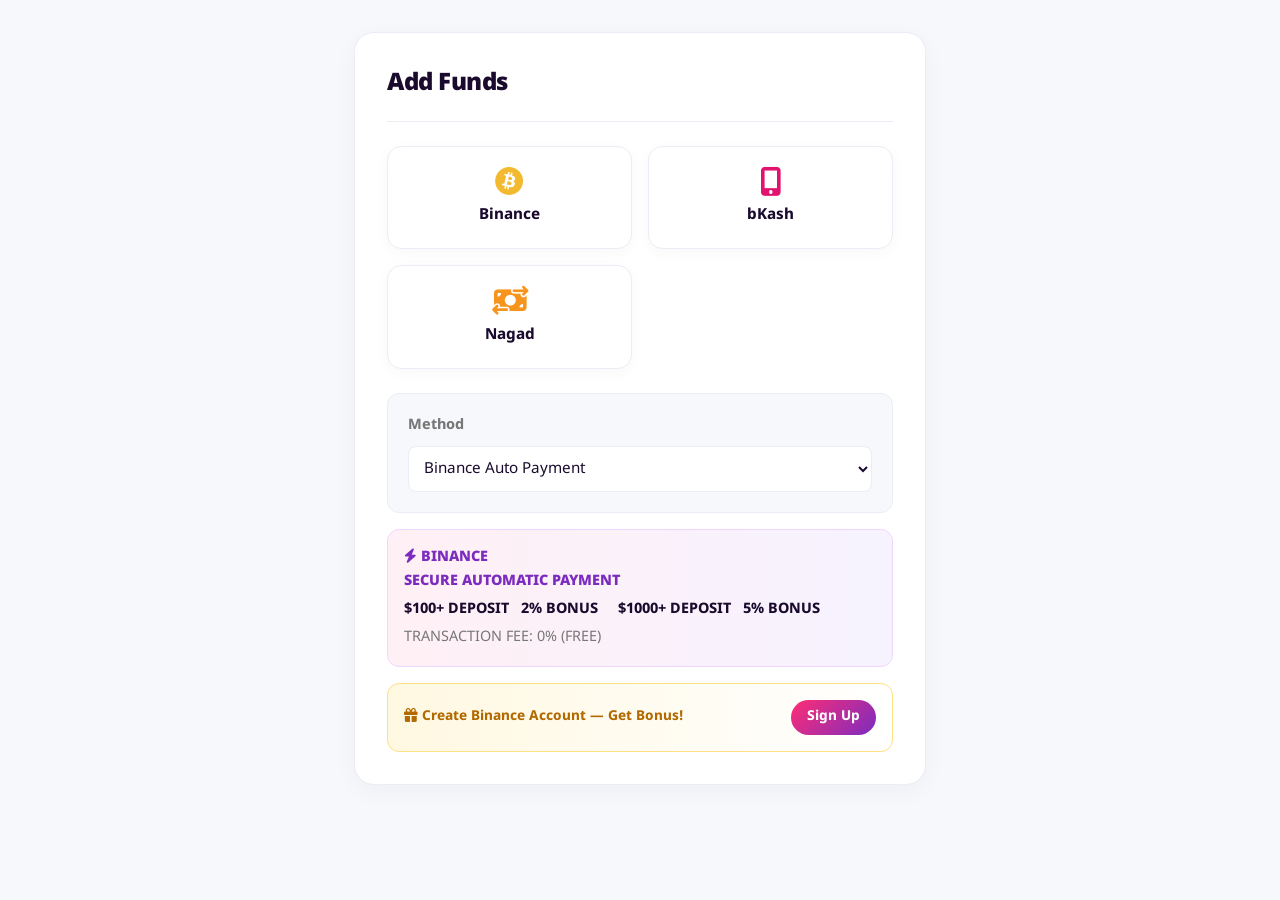
<file: add-funds.html>
<!DOCTYPE html>
<html lang="bn">
<head>
<meta charset="UTF-8">
<meta name="viewport" content="width=device-width, initial-scale=1.0">
<title>Add Funds — সোশ্যাল বুস্ট</title>
<link rel="stylesheet" href="style.css">
<link href="https://fonts.googleapis.com/css2?family=Noto+Sans+Bengali:wght@300;400;600;800;900&family=Inter:wght@300;500;700;900&display=swap" rel="stylesheet">
<link rel="stylesheet" href="https://cdnjs.cloudflare.com/ajax/libs/font-awesome/6.5.1/css/all.min.css">
<style>
body { background: #f6f8fb; color: #1a0b2e; font-family: 'Noto Sans Bengali', 'Inter', sans-serif; }
.dashboard-layout { display: grid; grid-template-columns: 1fr; gap: 1.5rem; max-width: 700px; margin: 0 auto; padding: 2rem 5%; }
.sidebar { background: #fff; border-radius: 1.25rem; padding: 1.5rem; border: 1px solid #ececf5; box-shadow: 0 6px 25px rgba(0,0,0,0.04); height: fit-content; }
.profile-card { text-align: center; padding-bottom: 1.25rem; border-bottom: 1px solid #ececf5; margin-bottom: 1rem; }
.profile-card img { width: 72px; height: 72px; border-radius: 50%; border: 3px solid #7b2cbf; object-fit: cover; margin-bottom: 0.5rem; }
.profile-card h3 { font-weight: 800; color: #1a0b2e; margin-bottom: 0.15rem; font-size: 1rem; }
.profile-card .balance { color: #777; font-weight: 700; font-size: 0.85rem; }
.profile-card .badge { display: inline-block; background: #ff2d75; color: #fff; font-size: 0.7rem; padding: 0.15rem 0.5rem; border-radius: 999px; font-weight: 700; margin-top: 0.25rem; }
.sidebar nav ul { list-style: none; }
.sidebar nav li { margin-bottom: 0.2rem; }
.sidebar nav a { display: flex; align-items: center; gap: 0.75rem; padding: 0.65rem 0.75rem; color: #3a3b4e; text-decoration: none; border-radius: 0.6rem; font-weight: 600; font-size: 0.9rem; transition: background 0.2s, color 0.2s; }
.sidebar nav a:hover, .sidebar nav a.active { background: #faf5ff; color: #1a0b2e; }
.sidebar nav a i { width: 20px; text-align: center; color: #7b2cbf; }

.main-area { background: #fff; border-radius: 1.25rem; padding: 2rem; border: 1px solid #ececf5; box-shadow: 0 6px 25px rgba(0,0,0,0.04); }
.main-area header { display: flex; align-items: center; justify-content: space-between; margin-bottom: 1.5rem; border-bottom: 1px solid #ececf5; padding-bottom: 1rem; }
.main-area header h1 { font-size: 1.5rem; font-weight: 900; color: #1a0b2e; letter-spacing: -0.02em; }
.main-area header span { color: #777; font-size: 0.85rem; font-weight: 600; }

.pay-grid { display: grid; grid-template-columns: repeat(auto-fit, minmax(160px, 1fr)); gap: 1rem; }
.pay-btn { background: #fff; border: 1.5px solid #ececf5; border-radius: 0.9rem; padding: 1.25rem; text-align: center; color: #1a0b2e; text-decoration: none; font-weight: 700; font-size: 0.95rem; transition: transform 0.15s, box-shadow 0.2s, border-color 0.2s; box-shadow: 0 4px 15px rgba(0,0,0,0.03); }
.pay-btn:hover { transform: translateY(-3px); box-shadow: 0 12px 30px rgba(123,44,191,0.12); border-color: #d6c6f0; }
.pay-btn i { font-size: 1.8rem; display: block; margin-bottom: 0.5rem; color: #ff2d75; }

.method-box { margin-top: 1.5rem; background: #f6f8fb; border: 1px solid #ececf5; border-radius: 0.75rem; padding: 1.25rem; }
.method-box label { color: #777; font-weight: 700; display: block; margin-bottom: 0.5rem; font-size: 0.9rem; }
.method-box select { width: 100%; padding: 0.7rem; border-radius: 0.5rem; background: #fff; border: 1px solid #ececf5; color: #1a0b2e; font-family: inherit; font-size: 0.95rem; }
.instructions { margin-top: 1rem; padding: 1rem; background: linear-gradient(90deg, #fff0f5, #f6f3ff); border: 1px solid #f0d6ff; border-radius: 0.75rem; color: #1a0b2e; font-size: 0.9rem; }
.instructions h4 { color: #7b2cbf; font-weight: 800; margin-bottom: 0.25rem; }
.bonus-box { margin-top: 1rem; padding: 1rem; background: linear-gradient(90deg, #fff8e1, #fff); border: 1px solid #ffe082; border-radius: 0.75rem; display: flex; align-items: center; justify-content: space-between; }
.bonus-box span { color: #b26a00; font-weight: 700; font-size: 0.85rem; }
.bonus-box a { color: #fff; text-decoration: none; font-weight: 700; font-size: 0.85rem; background: linear-gradient(135deg, #ff2d75, #7b2cbf); padding: 0.4rem 1rem; border-radius: 999px; }
@media (max-width: 900px) { .dashboard-layout { grid-template-columns: 1fr; } }
</style>
</head>
<body>

<div class="dashboard-layout">

  <!-- Sidebar -->
  <aside class="sidebar" style="padding:0;border:none;box-shadow:none;background:transparent;display:none;">
  </aside>

  <!-- Main -->
  <main class="main-area">
    <header>
     <h1>Add Funds</span></h1>
    </header>

    <div class="pay-grid">
      <a href="#" class="pay-btn"><i class="fa-brands fa-bitcoin" style="color:#f3ba2f;"></i> Binance</a>
      <a href="#" class="pay-btn"><i class="fa-solid fa-mobile-screen-button" style="color:#e2136e;"></i> bKash</a>
      <a href="#" class="pay-btn"><i class="fa-solid fa-money-bill-transfer" style="color:#f7941d;"></i> Nagad</a>
    </div>

    <div class="method-box">
      <label for="payMethod">Method</label>
      <select id="payMethod">
        <option>Binance Auto Payment</option>
        <option>bKash Manual</option>
        <option>Nagad Manual</option>
      </select>
    </div>

    <div class="instructions">
      <h4><i class="fa-solid fa-bolt"></i> BINANCE<br>SECURE AUTOMATIC PAYMENT</h4>
      <p><strong>$100+ DEPOSIT</strong> &nbsp; <strong>2% BONUS</strong> &nbsp; &nbsp; <strong>$1000+ DEPOSIT</strong> &nbsp; <strong>5% BONUS</strong></p>
      <p style="margin-top:0.25rem; color:#777;">TRANSACTION FEE: 0% (FREE)</p>
    </div>

    <div class="bonus-box">
      <span><i class="fa-solid fa-gift"></i> Create Binance Account — Get Bonus!</span>
      <a href="#">Sign Up</a>
    </div>
  </main>

</div>

</body>
</html>
</file>
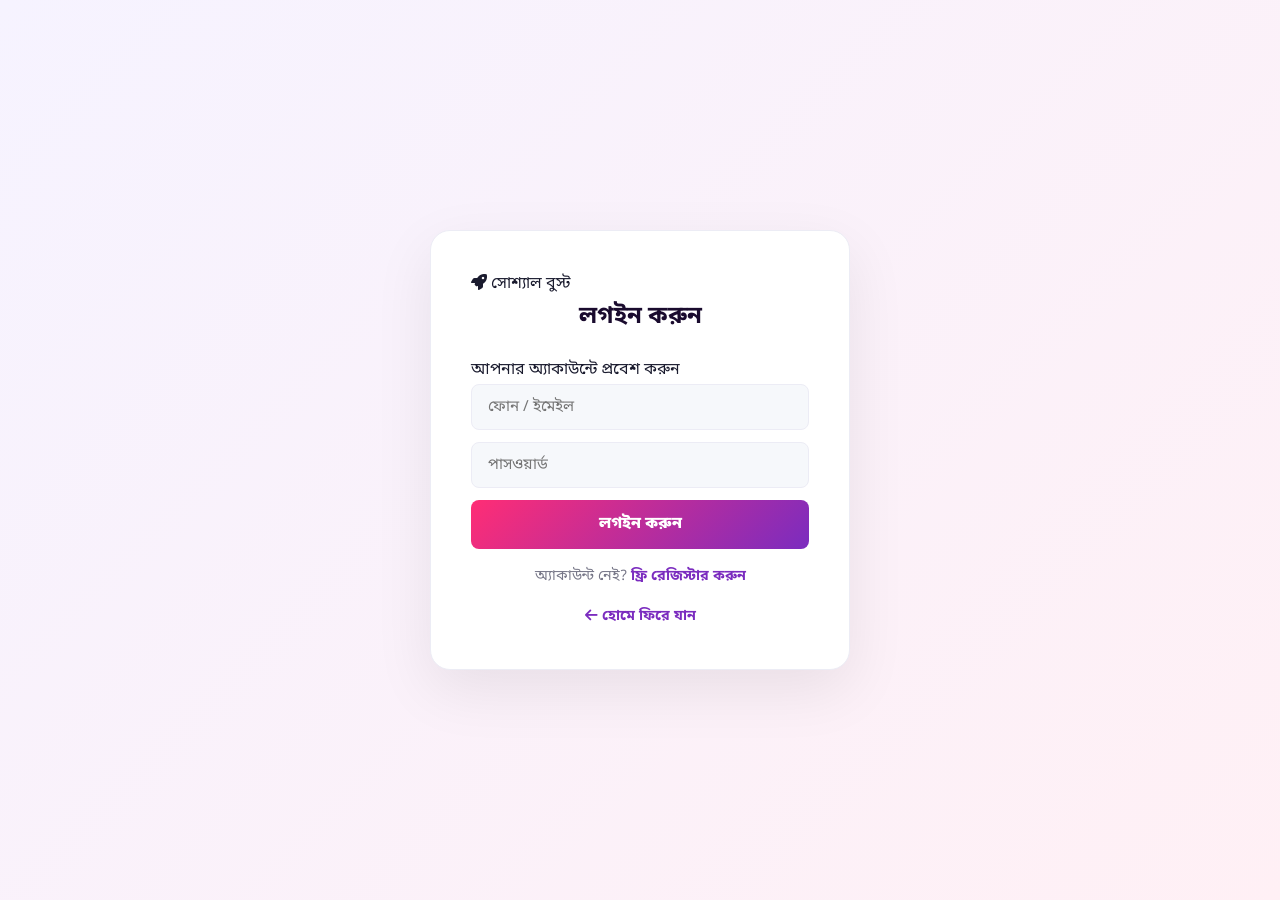
<file: login.html>
<!DOCTYPE html>
<html lang="bn">
<head>
<meta charset="UTF-8">
<meta name="viewport" content="width=device-width, initial-scale=1.0">
<title>লগইন — সোশ্যাল বুস্ট</title>
<link rel="stylesheet" href="style.css">
<link href="https://fonts.googleapis.com/css2?family=Noto+Sans+Bengali:wght@300;400;600;800;900&family=Inter:wght@300;500;700;900&display=swap" rel="stylesheet">
<link rel="stylesheet" href="https://cdnjs.cloudflare.com/ajax/libs/font-awesome/6.5.1/css/all.min.css">
</head>
<body class="auth-body">

<div class="auth-box">
  <div class="auth-brand"><i class="fa-solid fa-rocket"></i> সোশ্যাল বুস্ট</div>
  <h2>লগইন করুন</h2>
  <p class="auth-sub">আপনার অ্যাকাউন্টে প্রবেশ করুন</p>
  <form id="loginForm">
    <input type="text" id="l_user" placeholder="ফোন / ইমেইল" required>
    <input type="password" id="l_pass" placeholder="পাসওয়ার্ড" required>
    <button type="submit">লগইন করুন</button>
  </form>
  <p class="auth-link">অ্যাকাউন্ট নেই? <a href="register.html">ফ্রি রেজিস্টার করুন</a></p>
  <p class="auth-link"><a href="index.html"><i class="fa-solid fa-arrow-left"></i> হোমে ফিরে যান</a></p>
</div>

<script>
const f = document.getElementById('loginForm');
f.addEventListener('submit', function(e) {
  e.preventDefault();
  const u = document.getElementById('l_user').value.trim();
  const p = document.getElementById('l_pass').value.trim();
  const users = JSON.parse(localStorage.getItem('users') || '[]');
  const found = users.find(x => (x.phone === u || x.email === u) && x.password === p);
  if (found) {
    localStorage.setItem('currentUser', JSON.stringify(found));
    alert('লগইন সফল! ড্যাশবোর্ডে যাচ্ছেন।');
    window.location.href = 'new-order.html';
  } else {
    alert('ভুল তথ্য! অথবা অ্যাকাউন্ট নেই।');
  }
});
</script>

</body>
</html>
</file>
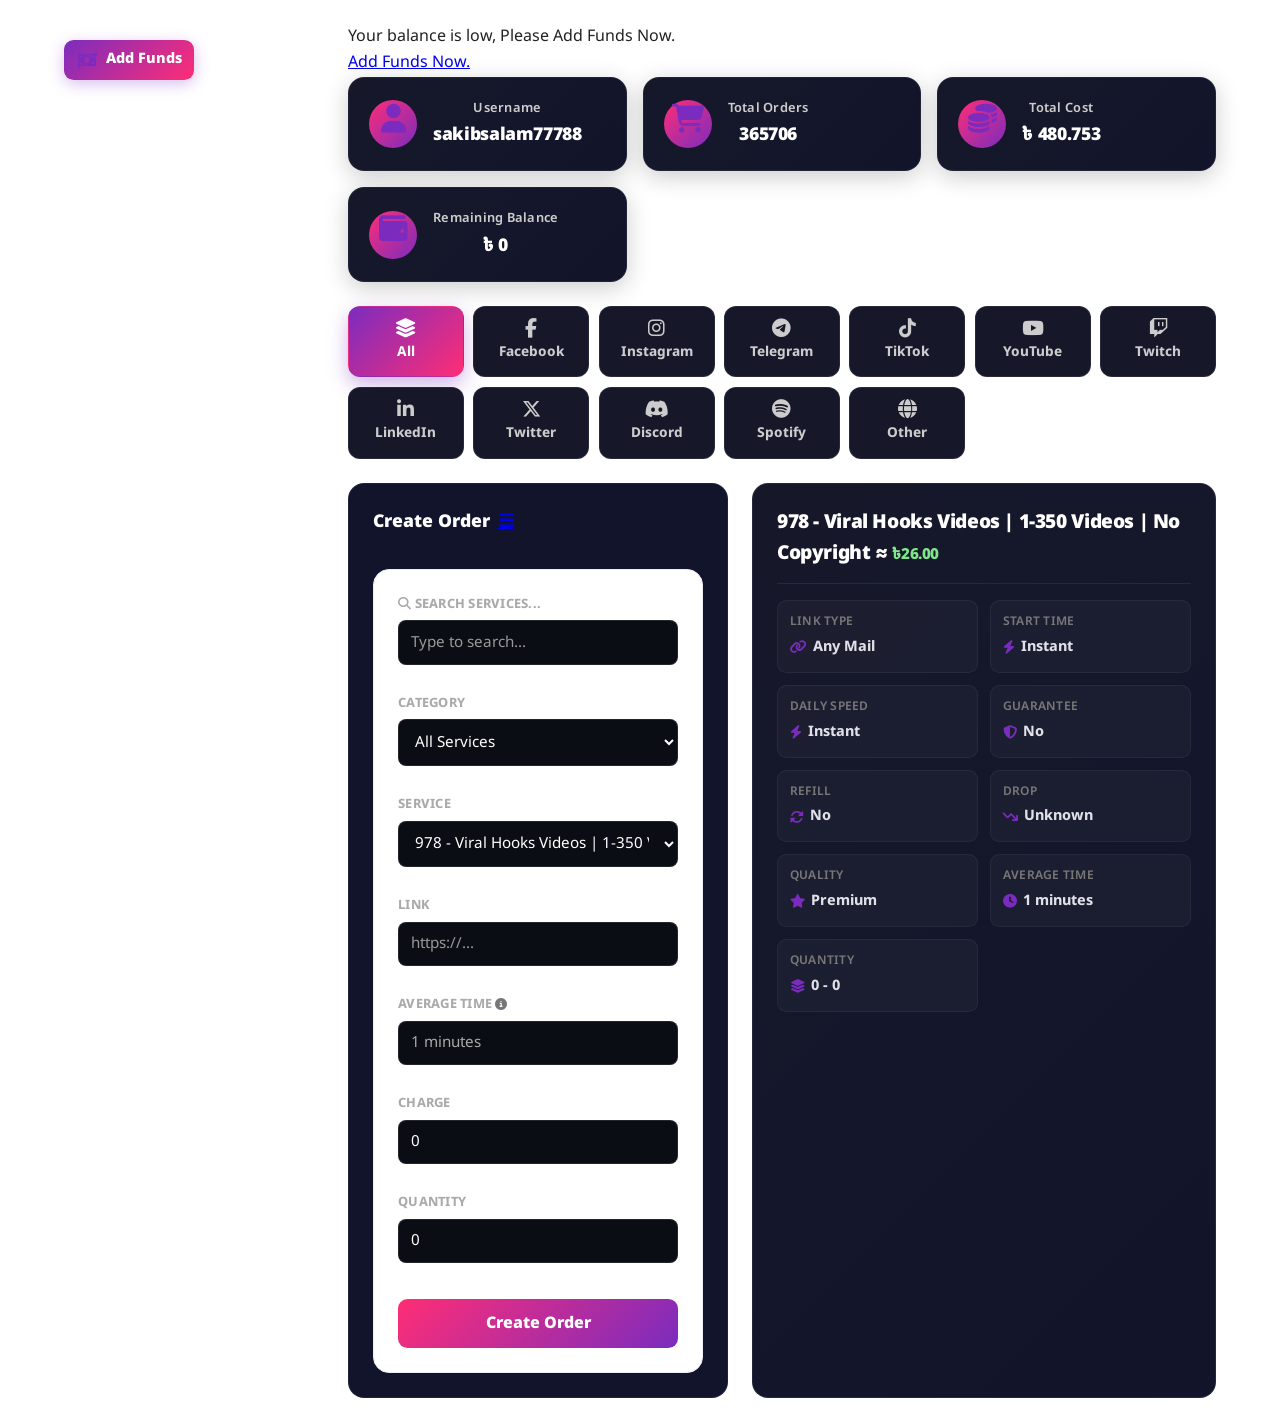
<file: new-order.html>
<!DOCTYPE html>
<html lang="bn">
<head>
<meta charset="UTF-8">
<meta name="viewport" content="width=device-width, initial-scale=1.0">
<title>New Order — সোশ্যাল বুস্ট</title>
<link rel="stylesheet" href="style.css">
<link href="https://fonts.googleapis.com/css2?family=Noto+Sans+Bengali:wght@300;400;600;800;900&family=Inter:wght@300;500;700;900&display=swap" rel="stylesheet">
<link rel="stylesheet" href="https://cdnjs.cloudflare.com/ajax/libs/font-awesome/6.5.1/css/all.min.css">
<style>
body { background: #ffffff; color: #222; font-family: 'Noto Sans Bengali', 'Inter', sans-serif; }
.dashboard { display: grid; grid-template-columns: 260px 1fr; gap: 1.5rem; max-width: 1400px; margin: 0 auto; padding: 1.5rem 5%; min-height: 100vh; }
  
/* Sidebar */
.sidebar { background: linear-gradient(180deg, #16182a, #12142b); border-radius: 1.25rem; padding: 1.5rem; border: 1px solid rgba(255,255,255,0.06); height: fit-content; }
.profile-card { text-align: center; padding-bottom: 1.25rem; border-bottom: 1px solid rgba(255,255,255,0.08); margin-bottom: 1rem; }
.profile-card img { width: 72px; height: 72px; border-radius: 50%; border: 3px solid #7b2cbf; object-fit: cover; margin-bottom: 0.75rem; }
.profile-card h3 { font-weight: 900; color: #fff; margin-bottom: 0.15rem; font-size: 1.1rem; letter-spacing: -0.02em; }
.profile-card .balance { color: #777; font-weight: 700; font-size: 0.9rem; margin-bottom: 0.25rem; }
.profile-card .badge { display: inline-block; background: linear-gradient(135deg, #ff2d75, #ff6b9d); color: #fff; font-size: 0.75rem; padding: 0.2rem 0.6rem; border-radius: 999px; font-weight: 800; box-shadow: 0 4px 10px rgba(255,45,117,0.25); }

.sidebar nav ul { list-style: none; }
.sidebar nav li { margin-bottom: 0.2rem; }
.sidebar nav a { display: flex; align-items: center; gap: 0.75rem; padding: 0.7rem 0.75rem; color: #ccc; text-decoration: none; border-radius: 0.6rem; font-weight: 700; font-size: 0.9rem; transition: background 0.2s, color 0.2s; }
.sidebar nav a:hover { background: rgba(255,255,255,0.06); color: #fff; }
.sidebar nav a.active { background: linear-gradient(135deg, #7b2cbf, #ff2d75); color: #fff; box-shadow: 0 4px 15px rgba(123,44,191,0.3); }
.sidebar nav a i { width: 22px; text-align: center; color: #7b2cbf; font-size: 1rem; }
.sidebar nav a.active i { color: #fff; }

/* Stats Row */
.stats-row { grid-column: 2; display: grid; grid-template-columns: repeat(auto-fit, minmax(220px, 1fr)); gap: 1rem; margin-bottom: 1.5rem; }
.stat-card { background: linear-gradient(135deg, #16182a, #12142b); border: 1px solid rgba(255,255,255,0.06); border-radius: 1rem; padding: 1.25rem; display: flex; align-items: center; gap: 1rem; box-shadow: 0 6px 25px rgba(0,0,0,0.2); }
.stat-card .icon { width: 48px; height: 48px; border-radius: 50%; background: linear-gradient(135deg, #ff2d75, #7b2cbf); display: flex; align-items: center; justify-content: center; color: #fff; font-size: 1.2rem; flex-shrink: 0; }
.stat-card .info h4 { color: #ccc; font-size: 0.8rem; font-weight: 600; margin-bottom: 0.15rem; letter-spacing: 0.02em; }
.stat-card .info .val { color: #fff; font-weight: 900; font-size: 1.1rem; letter-spacing: -0.02em; }

/* Platform Grid */
.platform-grid { grid-column: 2; display: grid; grid-template-columns: repeat(auto-fit, minmax(110px, 1fr)); gap: 0.6rem; margin-bottom: 1.5rem; }
.platform-btn { background: #16182a; border: 1px solid rgba(255,255,255,0.08); border-radius: 0.75rem; padding: 0.75rem 0.5rem; color: #ccc; text-decoration: none; font-weight: 700; font-size: 0.85rem; text-align: center; transition: all 0.15s; }
.platform-btn:hover { background: #1e2140; border-color: rgba(255,255,255,0.2); color: #fff; transform: translateY(-2px); }
.platform-btn.active { background: linear-gradient(135deg, #7b2cbf, #ff2d75); border-color: transparent; color: #fff; box-shadow: 0 8px 20px rgba(123,44,191,0.35); }
.platform-btn i { display: block; font-size: 1.2rem; margin-bottom: 0.25rem; }

/* Main Area */
.main-area { background: linear-gradient(180deg, #16182a, #12142b); border-radius: 1.25rem; padding: 2rem; border: 1px solid rgba(255,255,255,0.06); box-shadow: 0 8px 30px rgba(0,0,0,0.2); }
.main-area header { display: flex; align-items: center; justify-content: space-between; margin-bottom: 1.5rem; padding-bottom: 1rem; border-bottom: 1px solid rgba(255,255,255,0.08); }
.main-area header h1 { font-size: 1.3rem; font-weight: 900; color: #fff; letter-spacing: -0.03em; }

/* Form */
.form-card { background: #12142b; border-radius: 1rem; padding: 1.5rem; border: 1px solid rgba(255,255,255,0.06); }
.form-card h2 { font-size: 1.1rem; font-weight: 900; color: #fff; margin-bottom: 1.25rem; display: flex; align-items: center; gap: 0.5rem; }
.form-group { margin-bottom: 1rem; }
.form-group label { display: block; color: #aaa; font-weight: 700; font-size: 0.8rem; margin-bottom: 0.35rem; text-transform: uppercase; letter-spacing: 0.02em; }
.form-group input, .form-group select, .form-group textarea { width: 100%; padding: 0.7rem 0.75rem; border-radius: 0.5rem; background: #0b0d14; border: 1px solid rgba(255,255,255,0.1); color: #fff; font-family: inherit; font-size: 0.95rem; outline: none; transition: border-color 0.2s; }
.form-group input:focus, .form-group select:focus { border-color: #ff2d75; }

/* Right Info */
.info-card { background: linear-gradient(135deg, #16182a, #12142b); border-radius: 1rem; padding: 1.5rem; border: 1px solid rgba(255,255,255,0.08); }
.info-card .service-title { font-size: 1.1rem; font-weight: 800; color: #fff; margin-bottom: 1rem; letter-spacing: -0.02em; border-bottom: 1px solid rgba(255,255,255,0.08); padding-bottom: 0.75rem; }
.info-card .service-price { color: #7ee787; font-weight: 800; font-size: 0.95rem; }
.info-grid { display: grid; grid-template-columns: 1fr 1fr; gap: 0.75rem; }
.info-item { background: rgba(255,255,255,0.03); border-radius: 0.6rem; padding: 0.75rem; border: 1px solid rgba(255,255,255,0.05); }
.info-item .label { font-size: 0.75rem; color: #777; font-weight: 600; text-transform: uppercase; margin-bottom: 0.2rem; letter-spacing: 0.02em; }
.info-item .value { font-size: 0.9rem; color: #e0e0e8; font-weight: 700; display: flex; align-items: center; gap: 0.4rem; }
.info-item .value i { color: #7b2cbf; font-size: 0.85rem; }

.order-layout { display: grid; grid-template-columns: 380px 1fr; gap: 1.5rem; }
@media (max-width: 1100px) { .dashboard { grid-template-columns: 1fr; } .stats-row { grid-column: auto; } .platform-grid { grid-column: auto; } .order-layout { grid-template-columns: 1fr; } }
</style>
</head>
<body>

<div class="dashboard">

  <!-- Sidebar -->
  <aside class="sidebar" style="padding:0;border:none;box-shadow:none;background:transparent;">
    <nav>
      <ul style="list-style:none;padding:0;margin-top:1rem;">
        <li><a href="#" style="display:inline-flex;align-items:center;gap:0.5rem;padding:0.5rem 0.75rem;background:linear-gradient(135deg,#7b2cbf,#ff2d75);color:#fff;border-radius:0.6rem;font-weight:800;font-size:0.9rem;text-decoration:none;box-shadow:0 4px 15px rgba(123,44,191,0.3);"><i class="fa-solid fa-money-bill-transfer"></i> Add Funds</a></li>
      </ul>
    </nav>
  </aside>

  <!-- Main Content -->
  <div>
    <!-- Banner -->
    <div class="top-banner">
      <span>Your balance is low, Please Add Funds Now.</span>
      <div style="display:flex;align-items:center;gap:0.5rem;">
        <a href="#">Add Funds Now.</a>
        
      </div>
    </div>

    <!-- Stats -->
    <div class="stats-row">
      <div class="stat-card">
        <div class="icon"><i class="fa-solid fa-user"></i></div>
        <div class="info"><h4>Username</h4><div class="val">sakibsalam77788</div></div>
      </div>
      <div class="stat-card">
        <div class="icon"><i class="fa-solid fa-cart-shopping"></i></div>
        <div class="info"><h4>Total Orders</h4><div class="val">365706</div></div>
      </div>
      <div class="stat-card">
        <div class="icon"><i class="fa-solid fa-coins"></i></div>
        <div class="info"><h4>Total Cost</h4><div class="val">৳ 480.753</div></div>
      </div>
      <div class="stat-card">
        <div class="icon"><i class="fa-solid fa-wallet"></i></div>
        <div class="info"><h4>Remaining Balance</h4><div class="val">৳ 0</div></div>
      </div>
    </div>

    <!-- Platform Grid -->
    <div class="platform-grid">
      <a href="#" class="platform-btn active"><i class="fa-solid fa-layer-group"></i> All</a>
      <a href="#" class="platform-btn"><i class="fa-brands fa-facebook-f"></i> Facebook</a>
      <a href="#" class="platform-btn"><i class="fa-brands fa-instagram"></i> Instagram</a>
      <a href="#" class="platform-btn"><i class="fa-brands fa-telegram"></i> Telegram</a>
      <a href="#" class="platform-btn"><i class="fa-brands fa-tiktok"></i> TikTok</a>
      <a href="#" class="platform-btn"><i class="fa-brands fa-youtube"></i> YouTube</a>
      <a href="#" class="platform-btn"><i class="fa-brands fa-twitch"></i> Twitch</a>
      <a href="#" class="platform-btn"><i class="fa-brands fa-linkedin-in"></i> LinkedIn</a>
      <a href="#" class="platform-btn"><i class="fa-brands fa-x-twitter"></i> Twitter</a>
      <a href="#" class="platform-btn"><i class="fa-brands fa-discord"></i> Discord</a>
      <a href="#" class="platform-btn"><i class="fa-brands fa-spotify"></i> Spotify</a>
      <a href="#" class="platform-btn"><i class="fa-solid fa-globe"></i> Other</a>
    </div>

    <!-- Order Layout -->
    <main class="order-layout">
      <section class="form-card">
        <h2>Create Order <a href="#">☰</a></h2>
        <form class="order-form" onsubmit="event.preventDefault(); this.innerHTML='<h3 style=\'color:#7ee787;\'>অর্ডার সফল! আমরা যোগাযোগ করব।</h3>'; saveOrder();">
          <div class="form-group">
            <label><i class="fa-solid fa-magnifying-glass"></i> Search Services...</label>
            <input type="text" id="searchInput" placeholder="Type to search..." oninput="updateService()">
          </div>
          <div class="form-group">
            <label>Category</label>
            <select id="catSelect" onchange="updateService()">
              <option value="all">All Services</option>
              <option value="facebook">Facebook Services</option>
              <option value="instagram">Instagram Services</option>
              <option value="tiktok">TikTok Services</option>
              <option value="youtube">YouTube Services</option>
            </select>
          </div>
          <div class="form-group">
            <label>Service</label>
            <select id="serviceSelect" onchange="updateInfo()">
              <option>978 - Viral Hooks Videos | 1-350 Videos | No Copyright ≈ ৳26.00</option>
              <option>1000 TikTok Like ≈ ৳100</option>
              <option>2000 Follower ≈ ৳100</option>
              <option>5000 View ≈ ৳100</option>
            </select>
          </div>
          <div class="form-group">
            <label>Link</label>
            <input type="text" id="linkInput" placeholder="https://..." value="">
          </div>
          <div class="form-group">
            <label>Average time <i class="fa-solid fa-circle-info" style="color:#777;font-size:0.75rem;"></i></label>
            <input type="text" id="avgTime" value="1 minutes" readonly style="background:#0b0d14;border-color:rgba(255,255,255,0.1);color:#aaa;">
          </div>
          <div class="form-group">
            <label>Charge</label>
            <input type="number" id="chargeInput" placeholder="৳" value="0">
          </div>
          <div class="form-group">
            <label>Quantity</label>
            <input type="number" id="qtyInput" placeholder="Quantity (e.g. 1000)" value="0" min="0">
          </div>
          <button type="submit" style="width:100%;padding:0.85rem;background:linear-gradient(135deg,#ff2d75,#7b2cbf);color:#fff;border:none;border-radius:0.6rem;font-weight:800;font-size:1rem;cursor:pointer;margin-top:0.5rem;">Create Order</button>
        </form>
      </section>

      <aside class="info-card">
    <div class="service-title" id="infoTitle" style="font-size:1.2rem;font-weight:900;color:#fff;letter-spacing:-0.02em;border-bottom:1px solid rgba(255,255,255,0.08);padding-bottom:0.75rem;margin-bottom:1rem;">978 - Viral Hooks Videos | 1-350 Videos | No Copyright ≈ <span class="service-price" style="color:#7ee787;font-weight:800;">৳26.00</span></div>
    <div class="info-grid">
      <div class="info-item"><div class="label">Link Type</div><div class="value"><i class="fa-solid fa-link"></i> Any Mail</div></div>
      <div class="info-item"><div class="label">Start Time</div><div class="value"><i class="fa-solid fa-bolt"></i> Instant</div></div>
      <div class="info-item"><div class="label">Daily Speed</div><div class="value"><i class="fa-solid fa-bolt"></i> Instant</div></div>
      <div class="info-item"><div class="label">Guarantee</div><div class="value"><i class="fa-solid fa-shield-halved"></i> No</div></div>
      <div class="info-item"><div class="label">Refill</div><div class="value"><i class="fa-solid fa-rotate"></i> No</div></div>
      <div class="info-item"><div class="label">Drop</div><div class="value"><i class="fa-solid fa-arrow-trend-down"></i> Unknown</div></div>
      <div class="info-item"><div class="label">Quality</div><div class="value"><i class="fa-solid fa-star"></i> Premium</div></div>
      <div class="info-item"><div class="label">Average Time</div><div class="value"><i class="fa-solid fa-clock"></i> 1 minutes</div></div>
      <div class="info-item"><div class="label">Quantity</div><div class="value"><i class="fa-solid fa-layer-group"></i> 0 - 0</div></div>
    </div>

      </aside>
    </main>

  </div>

<script>
function filterService(cat) {
  document.querySelectorAll('.platform-btn').forEach(b => b.classList.remove('active'));
  event.target.closest('.platform-btn').classList.add('active');
  document.getElementById('catSelect').value = cat === 'all' ? 'all' : cat;
  updateService();
}
function updateService() {
  const cat = document.getElementById('catSelect').value;
  const select = document.getElementById('serviceSelect');
  select.innerHTML = '';
  if (cat === 'facebook' || cat === 'all') { select.add(new Option('978 - Viral Hooks Videos | 1-350 Videos | No Copyright ≈ ৳26.00', 'viral')); select.add(new Option('Facebook Page Like 1000 ≈ ৳35', 'fb_like')); select.add(new Option('Facebook Reaction 500 ≈ ৳45', 'fb_react')); }
  if (cat === 'tiktok' || cat === 'all') { select.add(new Option('TikTok Like 5000 ≈ ৳100', 'tt_like')); select.add(new Option('TikTok Follower 2000 ≈ ৳100', 'tt_follow')); select.add(new Option('TikTok View 20000 ≈ ৳100', 'tt_view')); }
  if (cat === 'instagram' || cat === 'all') { select.add(new Option('Instagram Follower 1500 ≈ ৳100', 'ig_follow')); select.add(new Option('Instagram Like 3000 ≈ ৳100', 'ig_like')); }
  if (cat === 'youtube' || cat === 'all') { select.add(new Option('YouTube Subscriber 1000 ≈ ৳100', 'yt_sub')); select.add(new Option('YouTube View 20000 ≈ ৳100', 'yt_view')); }
  if (cat === 'all') { select.add(new Option('978 - Viral Hooks Videos | 1-350 Videos | No Copyright ≈ ৳26.00', 'viral')); }
  updateInfo();
}
function updateInfo() {
  const val = document.getElementById('serviceSelect').value;
  let title = val; let price = '৳0'; let linkType = 'Any Mail';
  if (val === 'viral') { title = '978 - Viral Hooks Videos | 1-350 Videos | No Copyright'; price = '৳26.00'; }
  else if (val === 'fb_like') { title = 'Facebook Page Like 1000'; price = '৳35'; }
  else if (val === 'tt_like') { title = 'TikTok Like 5000'; price = '৳100'; linkType = 'Public Profile'; }
  else if (val === 'yt_sub') { title = 'YouTube Subscriber 1000'; price = '৳100'; linkType = 'Channel Link'; }
  document.getElementById('infoTitle').innerHTML = title + ' ≈ <span class="service-price">' + price + '</span>';
  document.querySelector('.info-item .value').innerHTML = '<i class="fa-solid fa-link"></i> ' + linkType;
}
function saveOrder() {
  const orders = JSON.parse(localStorage.getItem('orders') || '[]');
  orders.push({ name: 'Dashboard User', phone: '01712345678', service: document.getElementById('serviceSelect').selectedOptions[0].text, qty: document.getElementById('chargeInput').value || '0', link: document.getElementById('linkInput').value, date: new Date().toISOString() });
  localStorage.setItem('orders', JSON.stringify(orders));
  const fd = new FormData(); fd.append('service', document.getElementById('serviceSelect').selectedOptions[0].text); fd.append('qty', document.getElementById('chargeInput').value || '0'); fd.append('link', document.getElementById('linkInput').value);
  fetch('https://formspree.io/f/xpqvplle', { method: 'POST', headers: { 'Accept': 'application/json' }, body: fd });
}


</script>

</body>
</html>
</file>
<file: style.css>
* { margin: 0; padding: 0; box-sizing: border-box; }
body { font-family: 'Noto Sans Bengali', 'Inter', sans-serif; background: #f6f8fb; color: #1a1b2e; line-height: 1.65; }

/* Top Bar */
.top-bar { background: linear-gradient(90deg, #1a0b2e, #3d1a6e); color: #fff; padding: 0.45rem 5%; font-size: 0.85rem; }
.container-top { max-width: 1200px; margin: 0 auto; display: flex; gap: 2rem; justify-content: center; flex-wrap: wrap; }
.top-bar span { display: inline-flex; align-items: center; gap: 0.4rem; opacity: 0.92; }

/* Navbar */
.navbar { display: flex; align-items: center; justify-content: space-between; padding: 1rem 5%; background: rgba(255,255,255,0.92); backdrop-filter: blur(14px); position: sticky; top: 0; z-index: 100; border-bottom: 1px solid #ececf5; }
.logo { font-size: 1.35rem; font-weight: 900; color: #1a0b2e; text-decoration: none; letter-spacing: -0.03em; display: flex; align-items: center; gap: 0.5rem; }
.logo i { color: #7b2cbf; }
.nav-links a { color: #3a3b4e; text-decoration: none; margin-left: 1.2rem; font-weight: 600; font-size: 0.9rem; transition: color 0.2s; }
.nav-links a:hover { color: #7b2cbf; }
.btn-nav { padding: 0.35rem 1rem; background: linear-gradient(135deg, #7b2cbf, #ff2d75); color: #fff; border-radius: 999px; font-weight: 700; }
.btn-nav:hover { color: #fff; opacity: 0.92; }
.btn-nav-admin { padding: 0.35rem 1rem; border: 2px solid #1a0b2e; color: #1a0b2e; border-radius: 999px; font-weight: 700; }

/* Hero */
.hero { position: relative; overflow: hidden; padding: 7rem 5% 5rem; text-align: center; background: linear-gradient(135deg, #f6f3ff 0%, #fff 60%, #fff0f5 100%); }
.hero-bg { position: absolute; inset: 0; background: radial-gradient(circle at 70% 20%, #e6d6ff 0%, #fff0f5 50%, #fff 80%); z-index: 0; }
.hero-content { position: relative; z-index: 1; max-width: 900px; margin: 0 auto; }
.hero h1 { font-size: 3.2rem; font-weight: 900; line-height: 1.1; margin-bottom: 1rem; letter-spacing: -0.04em; color: #1a0b2e; }
.hero h1 span { background: linear-gradient(135deg, #ff2d75, #7b2cbf); -webkit-background-clip: text; -webkit-text-fill-color: transparent; }
.hero-sub { font-size: 1.15rem; color: #5a5b6e; margin-bottom: 2rem; max-width: 640px; margin-left: auto; margin-right: auto; }
.hero-cta { display: flex; gap: 1rem; justify-content: center; flex-wrap: wrap; }
.btn-primary { display: inline-block; padding: 0.9rem 2.4rem; background: linear-gradient(135deg, #ff2d75, #7b2cbf); color: #fff; text-decoration: none; border-radius: 999px; font-weight: 800; box-shadow: 0 12px 30px rgba(123,44,191,0.3); transition: transform 0.15s, box-shadow 0.2s; }
.btn-primary:hover { transform: translateY(-2px); box-shadow: 0 18px 45px rgba(123,44,191,0.35); }
.btn-outline { display: inline-block; padding: 0.85rem 2.2rem; background: #fff; color: #1a0b2e; border: 2px solid #e6d6ff; text-decoration: none; border-radius: 999px; font-weight: 800; transition: border-color 0.2s, background 0.2s; }
.btn-outline:hover { border-color: #7b2cbf; background: #faf5ff; }
.hero-stats { display: flex; justify-content: center; gap: 2.5rem; margin-top: 3rem; flex-wrap: wrap; }
.hero-stats div { text-align: center; }
.hero-stats strong { display: block; font-size: 1.8rem; color: #1a0b2e; }
.hero-stats span { font-size: 0.85rem; color: #777788; }

/* Container */
.container { max-width: 1100px; margin: 0 auto; padding: 3rem 5%; }

/* Stats */
.stats-section { margin-top: -2rem; position: relative; z-index: 2; }
.stats-section .cards { display: grid; grid-template-columns: repeat(auto-fit, minmax(220px, 1fr)); gap: 1.25rem; }
.stat-card { background: #fff; border: 1px solid #ececf5; border-radius: 1.1rem; padding: 2rem 1.5rem; text-align: center; box-shadow: 0 8px 25px rgba(0,0,0,0.04); transition: transform 0.15s, box-shadow 0.2s; }
.stat-card:hover { transform: translateY(-4px); box-shadow: 0 14px 35px rgba(0,0,0,0.08); }
.stat-card i { font-size: 1.8rem; color: #7b2cbf; margin-bottom: 0.75rem; }
.stat-card h3 { font-size: 1rem; font-weight: 700; color: #1a0b2e; }
.stat-card .price { font-size: 1.8rem; font-weight: 900; color: #ff2d75; margin: 0.25rem 0; letter-spacing: -0.03em; }
.stat-card p { font-size: 0.85rem; color: #777788; }

/* Section Header */
.section-header { text-align: center; margin-bottom: 2.5rem; }
.section-header h2 { font-size: 2.2rem; font-weight: 900; color: #1a0b2e; letter-spacing: -0.03em; margin-bottom: 0.3rem; }
.section-header p { color: #777788; font-size: 1rem; }

/* Service Grid */
.service-grid { display: grid; grid-template-columns: repeat(auto-fit, minmax(240px, 1fr)); gap: 1.25rem; }
.service-card { display: flex; flex-direction: column; background: #fff; border: 1px solid #ececf5; border-radius: 1rem; padding: 2rem 1.5rem; text-decoration: none; color: inherit; box-shadow: 0 6px 20px rgba(0,0,0,0.03); transition: transform 0.15s, box-shadow 0.2s, border-color 0.2s; }
.service-card:hover { transform: translateY(-5px); box-shadow: 0 16px 40px rgba(0,0,0,0.08); border-color: #d6c6f0; }
.service-card i { font-size: 2.2rem; margin-bottom: 0.75rem; }
.service-card.tiktok i { color: #1a0b2e; }
.service-card.facebook i { color: #1877f2; }
.service-card.youtube i { color: #ff0000; }
.service-card.instagram i { color: #e1306c; }
.service-card h3 { font-size: 1.2rem; font-weight: 800; color: #1a0b2e; margin-bottom: 0.25rem; }
.service-card p { font-size: 0.9rem; color: #777788; margin-bottom: 0.75rem; }
.service-card .tag { display: inline-block; padding: 0.35rem 0.8rem; background: linear-gradient(135deg, #f6f3ff, #fff0f5); border: 1px solid #ececf5; border-radius: 999px; font-size: 0.8rem; font-weight: 700; color: #7b2cbf; }

/* How Section */
.how-section { padding: 4rem 5%; }
.how-section.alt { background: linear-gradient(180deg, #fff, #f6f3ff); border-radius: 1.5rem; border: 1px solid #ececf5; }
.steps { display: grid; grid-template-columns: repeat(auto-fit, minmax(220px, 1fr)); gap: 1.5rem; margin-top: 2rem; }
.step { background: #fff; border: 1px solid #ececf5; border-radius: 1rem; padding: 1.75rem; box-shadow: 0 6px 20px rgba(0,0,0,0.03); }
.step-num { width: 36px; height: 36px; border-radius: 50%; background: linear-gradient(135deg, #7b2cbf, #ff2d75); color: #fff; display: flex; align-items: center; justify-content: center; font-weight: 900; font-size: 0.9rem; margin-bottom: 0.75rem; }
.step h4 { font-weight: 700; margin-bottom: 0.35rem; color: #1a0b2e; }
.step p { font-size: 0.9rem; color: #777788; }

/* Trust */
.trust-section { padding: 4rem 5%; text-align: center; background: linear-gradient(135deg, #1a0b2e, #3d1a6e); border-radius: 1.5rem; color: #fff; }
.trust-section h2 { font-size: 2rem; font-weight: 900; letter-spacing: -0.03em; margin-bottom: 0.5rem; }
.trust-section p { color: #ccc; max-width: 640px; margin: 0 auto 2rem; }
.trust-badges { display: flex; justify-content: center; gap: 1rem; flex-wrap: wrap; }
.badge { padding: 0.75rem 1.25rem; background: rgba(255,255,255,0.08); border: 1px solid rgba(255,255,255,0.1); border-radius: 999px; font-size: 0.85rem; font-weight: 700; display: inline-flex; align-items: center; gap: 0.4rem; }
.badge i { color: #ffb84d; }

/* Detailed Services */
.service-detail { margin-bottom: 3rem; }
.service-detail h2 { font-size: 1.8rem; font-weight: 900; margin-bottom: 0.3rem; color: #1a0b2e; }
.service-detail p { color: #777788; margin-bottom: 1.5rem; }
.alt-bg { background: linear-gradient(180deg, #fff, #f6f3ff); border-radius: 1.5rem; padding: 2.5rem; border: 1px solid #ececf5; }

.cards { display: grid; grid-template-columns: repeat(auto-fit, minmax(240px, 1fr)); gap: 1.25rem; }
.card { background: #fff; border: 1px solid #ececf5; border-radius: 1rem; padding: 1.75rem; box-shadow: 0 6px 20px rgba(0,0,0,0.03); transition: transform 0.15s, border-color 0.15s, box-shadow 0.2s; }
.card:hover { transform: translateY(-4px); border-color: #d6c6f0; box-shadow: 0 14px 40px rgba(0,0,0,0.08); }
.card h3 { font-size: 1.15rem; font-weight: 700; margin-bottom: 0.75rem; color: #1a0b2e; }
.price { font-size: 1.35rem; font-weight: 800; color: #ff2d75; margin-bottom: 1rem; letter-spacing: -0.02em; }
.price span { color: #7b2cbf; }
.card ul { list-style: none; margin-bottom: 1.25rem; color: #5a5b6e; font-size: 0.9rem; }
.card ul li { margin-bottom: 0.35rem; position: relative; padding-left: 1.1rem; }
.card ul li::before { content: "✓"; position: absolute; left: 0; color: #7ee787; font-weight: 700; }
.card .btn { display: inline-block; padding: 0.6rem 1.4rem; background: linear-gradient(135deg, #7b2cbf, #ff2d75); color: #fff; text-decoration: none; border-radius: 0.6rem; font-weight: 700; transition: opacity 0.2s; }
.card .btn:hover { opacity: 0.92; }

/* Order Section */
.order-section { background: linear-gradient(180deg, #fff, #f6f3ff); border: 1px solid #ececf5; border-radius: 1.5rem; padding: 3rem; text-align: center; }
.order-section h2 { font-size: 2rem; font-weight: 900; margin-bottom: 0.5rem; letter-spacing: -0.02em; color: #1a0b2e; }
.order-section p { color: #777788; margin-bottom: 2rem; }
.pay-card { background: #fff; border: 1px solid #ececf5; border-radius: 0.9rem; padding: 1.25rem; text-align: center; }
.pay-card h3 { font-weight: 700; margin-bottom: 0.25rem; color: #1a0b2e; }
.pay-card p { color: #7b2cbf; font-weight: 800; font-size: 1.15rem; margin: 0; }
.pay-card .note { font-size: 0.8rem; color: #777788; margin-top: 0.25rem; }
.order-form { background: #fff; border: 1px solid #ececf5; border-radius: 1rem; padding: 1.5rem; max-width: 520px; margin: 2rem auto 0; text-align: left; }
.order-form h3 { margin-bottom: 1rem; font-size: 1.2rem; color: #1a0b2e; text-align: center; }
.order-form input, .order-form select, .order-form textarea { width: 100%; padding: 0.7rem 1rem; margin-bottom: 0.75rem; border-radius: 0.5rem; border: 1px solid #ececf5; background: #fff; color: #1a0b2e; font-family: inherit; font-size: 0.95rem; outline: none; transition: border-color 0.2s; }
.order-form input:focus, .order-form select:focus, .order-form textarea:focus { border-color: #7b2cbf; }
.order-form input::placeholder, .order-form textarea::placeholder { color: #999; }
.order-form button { width: 100%; padding: 0.9rem; border: none; border-radius: 0.6rem; background: linear-gradient(135deg, #ff2d75, #7b2cbf); color: #fff; font-weight: 800; font-family: inherit; font-size: 1rem; cursor: pointer; transition: opacity 0.15s, transform 0.1s; }
.order-form button:hover { opacity: 0.92; transform: translateY(-1px); }

/* Footer */
footer { background: #1a0b2e; color: #fff; padding: 3rem 5% 1.5rem; margin-top: 4rem; }
.footer-top { max-width: 1100px; margin: 0 auto; display: flex; align-items: center; justify-content: space-between; flex-wrap: wrap; gap: 1rem; margin-bottom: 2rem; }
.footer-brand { font-size: 1.4rem; font-weight: 900; display: flex; align-items: center; gap: 0.5rem; }
.footer-brand i { color: #ff2d75; }
.footer-links a { color: #ccc; text-decoration: none; margin-left: 1.2rem; font-weight: 600; font-size: 0.85rem; transition: color 0.2s; }
.footer-links a:hover { color: #fff; }
.footer-bottom { max-width: 1100px; margin: 0 auto; border-top: 1px solid rgba(255,255,255,0.08); padding-top: 1.5rem; text-align: center; color: #888; font-size: 0.85rem; }

/* Auth */
.auth-body { min-height: 100vh; display: flex; align-items: center; justify-content: center; background: linear-gradient(135deg, #f6f3ff, #fff0f5); }
.auth-box { background: #fff; border: 1px solid #ececf5; border-radius: 1.25rem; padding: 2.5rem; width: 100%; max-width: 420px; box-shadow: 0 20px 60px rgba(0,0,0,0.08); }
.auth-box h2 { margin-bottom: 1.25rem; font-size: 1.5rem; text-align: center; color: #1a0b2e; }
.auth-box input { width: 100%; padding: 0.75rem 1rem; margin-bottom: 0.75rem; border-radius: 0.5rem; border: 1px solid #ececf5; background: #f6f8fb; color: #1a0b2e; font-family: inherit; font-size: 0.95rem; outline: none; transition: border-color 0.2s; }
.auth-box input:focus { border-color: #7b2cbf; background: #fff; }
.auth-box button { width: 100%; padding: 0.85rem; border: none; border-radius: 0.5rem; background: linear-gradient(135deg, #ff2d75, #7b2cbf); color: #fff; font-weight: 800; font-family: inherit; font-size: 1rem; cursor: pointer; transition: opacity 0.15s; }
.auth-box button:hover { opacity: 0.92; }
.auth-link { text-align: center; margin-top: 1rem; font-size: 0.9rem; color: #777788; }
.auth-link a { color: #7b2cbf; text-decoration: none; font-weight: 700; }
.auth-link a:hover { text-decoration: underline; }

/* Responsive */
@media (max-width: 768px) {
  .hero h1 { font-size: 2.2rem; }
  .nav-links a { margin-left: 0.7rem; font-size: 0.8rem; }
  .hero-stats { gap: 1.5rem; }
  .footer-top { flex-direction: column; align-items: flex-start; }
}
</file>
